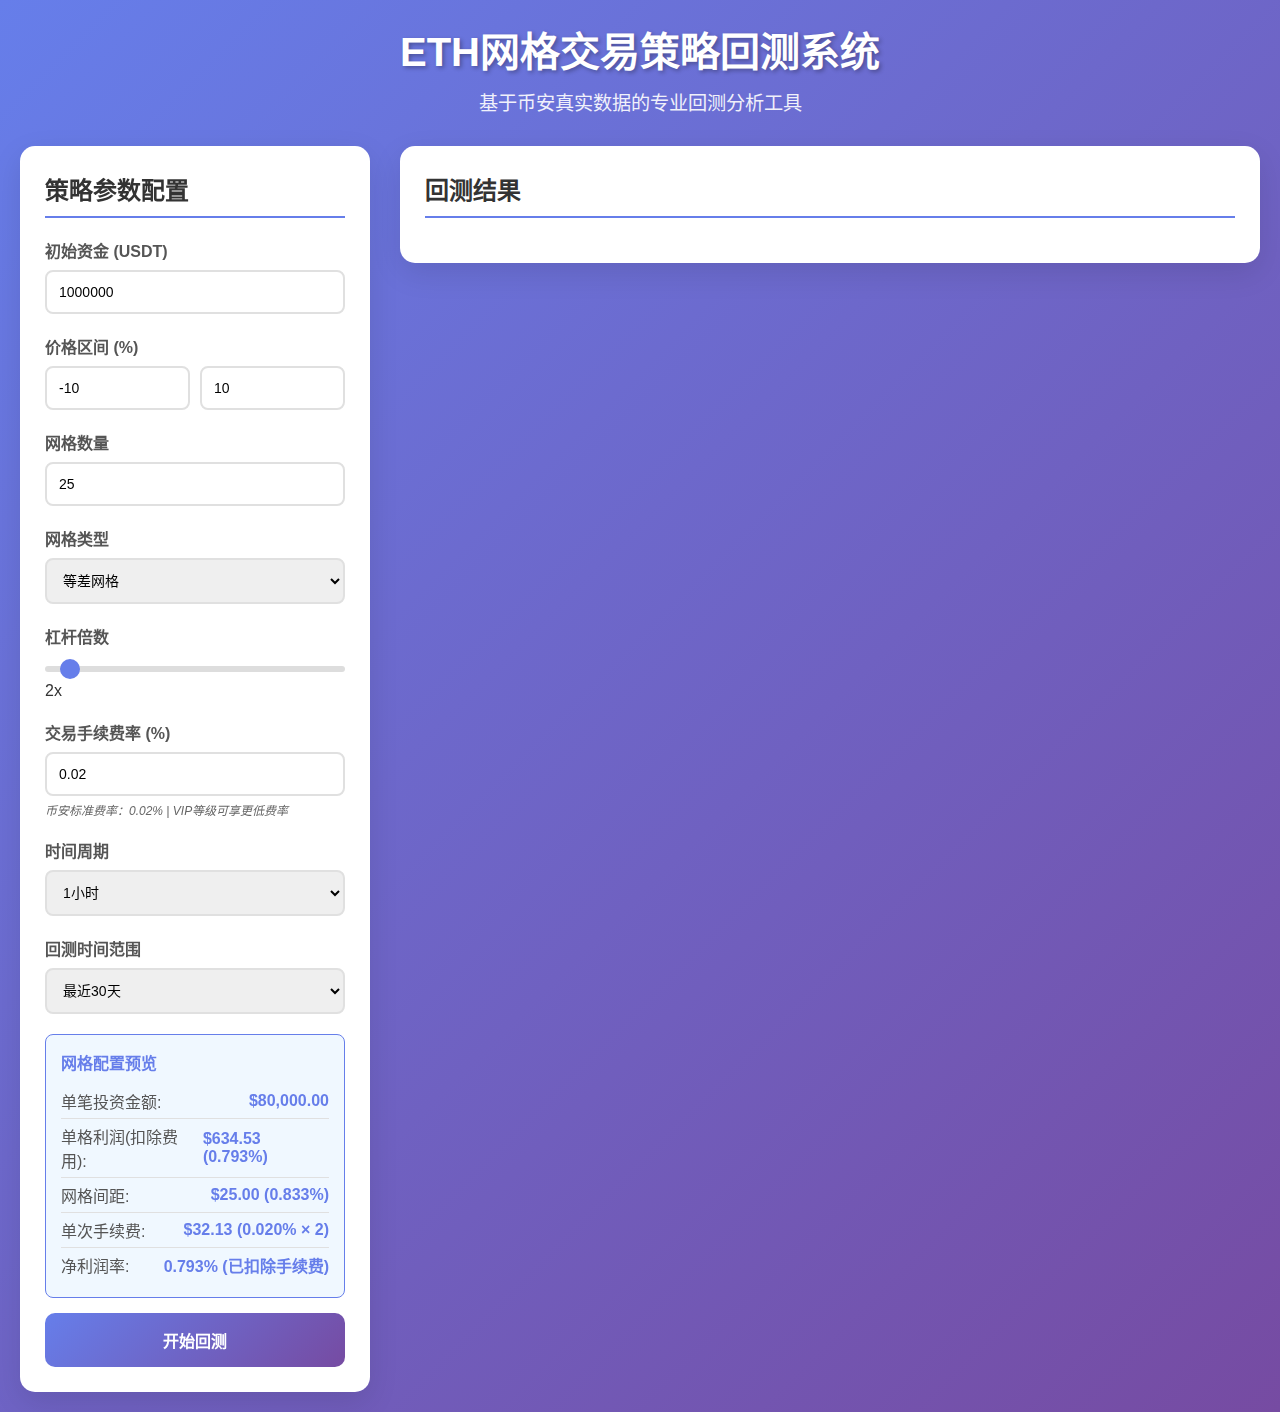
<file: index.html>
<!DOCTYPE html>
<html lang="zh-CN">
<head>
    <meta charset="UTF-8">
    <meta name="viewport" content="width=device-width, initial-scale=1.0">
    <title>ETH网格交易策略回测系统</title>
    <link rel="stylesheet" href="styles.css">
    <!-- Chart.js 已移除 -->
</head>
<body>
    <div class="container">
        <header>
            <h1>ETH网格交易策略回测系统</h1>
            <p>基于币安真实数据的专业回测分析工具</p>
        </header>

        <div class="main-content">
            <!-- 参数配置面板 -->
            <div class="config-panel">
                <h2>策略参数配置</h2>
                
                <div class="param-group">
                    <label>初始资金 (USDT)</label>
                    <input type="number" id="initialCapital" value="1000000" min="10000" step="10000">
                </div>

                <div class="param-group">
                    <label>价格区间 (%)</label>
                    <div class="range-inputs">
                        <input type="number" id="lowerBound" value="-10" placeholder="下边界%">
                        <input type="number" id="upperBound" value="10" placeholder="上边界%">
                    </div>
                </div>

                <div class="param-group">
                    <label>网格数量</label>
                    <input type="number" id="gridCount" min="10" max="500" value="25" placeholder="10-500">
                </div>

                <div class="param-group">
                    <label>网格类型</label>
                    <select id="gridType">
                        <option value="arithmetic">等差网格</option>
                        <option value="geometric">等比网格</option>
                    </select>
                </div>

                <div class="param-group">
                    <label>杠杆倍数</label>
                    <input type="range" id="leverage" min="1" max="20" value="2" step="0.5">
                    <span id="leverageValue">2x</span>
                </div>


                <div class="param-group">
                    <label>交易手续费率 (%)</label>
                    <input type="number" id="feeRate" min="0" max="1" step="0.001" value="0.02" placeholder="0.02">
                    <small class="fee-hint">币安标准费率：0.02% | VIP等级可享更低费率</small>
                </div>

                <div class="param-group">
                    <label>时间周期</label>
                    <select id="timeframe">
                        <option value="1h">1小时</option>
                        <option value="4h">4小时</option>
                        <option value="1d">1天</option>
                    </select>
                </div>

                <div class="param-group">
                    <label>回测时间范围</label>
                    <select id="backtestPeriod">
                        <option value="recent30">最近30天</option>
                        <option value="2025-01">2025年1月</option>
                        <option value="2025-02">2025年2月</option>
                        <option value="2025-03">2025年3月</option>
                        <option value="2025-04">2025年4月</option>
                        <option value="2025-05">2025年5月</option>
                        <option value="2025-06">2025年6月</option>
                        <option value="2025-07">2025年7月</option>
                        <option value="2025-08">2025年8月</option>
                        <option value="2025-09">2025年9月</option>
                        <option value="2025-10">2025年10月</option>
                        <option value="2025-11">2025年11月</option>
                        <option value="2025-12">2025年12月</option>
                    </select>
                </div>

                <!-- 网格计算预览 -->
                <div class="grid-preview" id="gridPreview" style="display: none;">
                    <h3>网格配置预览</h3>
                    <div class="preview-item">
                        <span class="preview-label">单笔投资金额:</span>
                        <span class="preview-value" id="investmentPerGrid">-</span>
                    </div>
                    <div class="preview-item">
                        <span class="preview-label">单格利润(扣除费用):</span>
                        <span class="preview-value" id="profitPerGrid">-</span>
                    </div>
                    <div class="preview-item">
                        <span class="preview-label">网格间距:</span>
                        <span class="preview-value" id="gridSpacing">-</span>
                    </div>
                    <div class="preview-item">
                        <span class="preview-label">单次手续费:</span>
                        <span class="preview-value" id="feePerTrade">-</span>
                    </div>
                    <div class="preview-item">
                        <span class="preview-label">净利润率:</span>
                        <span class="preview-value" id="netProfitRate">-</span>
                    </div>
                </div>

                <button id="startBacktest" class="btn-primary">开始回测</button>
            </div>

            <!-- 结果展示区域 -->
            <div class="results-panel">
                <h2>回测结果</h2>
                
                <div class="loading" id="loading" style="display: none;">
                    <div class="spinner"></div>
                    <p>正在获取数据并运行回测...</p>
                </div>

                <!-- 利润分解区域 -->
                <div class="profit-breakdown" id="profitBreakdown" style="display: none;">
                    <h3>📊 利润分解分析</h3>
                    <div class="profit-cards">
                        <div class="profit-card grid-profit">
                            <div class="profit-header">
                                <h4>🔄 网格交易利润</h4>
                                <span class="profit-description">网格买卖差价收益</span>
                            </div>
                            <div class="profit-amount" id="gridTradingProfit">-</div>
                            <div class="profit-percentage" id="gridTradingProfitPct">-</div>
                        </div>
                        <div class="profit-card holding-profit">
                            <div class="profit-header">
                                <h4>📈 持仓浮盈/浮亏</h4>
                                <span class="profit-description">未平仓持仓价值变化</span>
                            </div>
                            <div class="profit-amount" id="holdingProfit">-</div>
                            <div class="profit-percentage" id="holdingProfitPct">-</div>
                        </div>
                        <div class="profit-card total-profit">
                            <div class="profit-header">
                                <h4>💰 总利润</h4>
                                <span class="profit-description">网格利润 + 持仓盈亏</span>
                            </div>
                            <div class="profit-amount" id="totalProfitAmount">-</div>
                            <div class="profit-percentage" id="totalProfitPct">-</div>
                        </div>
                    </div>
                </div>

                <!-- 关键指标卡片 -->
                <div class="metrics-cards" id="metricsCards" style="display: none;">
                    <div class="metric-card">
                        <h3>总收益率</h3>
                        <div class="metric-value" id="totalReturn">-</div>
                    </div>
                    <div class="metric-card">
                        <h3>年化收益率</h3>
                        <div class="metric-value" id="annualizedReturn">-</div>
                    </div>
                    <div class="metric-card">
                        <h3>总交易次数</h3>
                        <div class="metric-value" id="totalTrades">-</div>
                    </div>
                    <div class="metric-card">
                        <h3>最大回撤</h3>
                        <div class="metric-value" id="maxDrawdown">-</div>
                    </div>
                    <div class="metric-card">
                        <h3>夏普比率</h3>
                        <div class="metric-value" id="sharpeRatio">-</div>
                    </div>
                    <div class="metric-card">
                        <h3>持有ETH现货收益率</h3>
                        <div class="metric-value" id="ethHoldingReturn">-</div>
                    </div>
                </div>

                <!-- 图表区域已移除 -->

                <!-- 优化建议 -->
                <div class="suggestions-panel" id="suggestionsPanel" style="display: none;">
                    <h3>优化建议</h3>
                    <div id="suggestions"></div>
                </div>
            </div>
        </div>
    </div>

    <script src="js/binance-api.js?v=20250722-correct-grid-logic"></script>
    <script src="js/grid-strategy.js?v=20250722-correct-grid-logic"></script>
    <script src="js/backtest-engine.js?v=20250722-correct-grid-logic"></script>
    <script src="js/app.js?v=20250722-correct-grid-logic"></script>
</body>
</html>
</file>
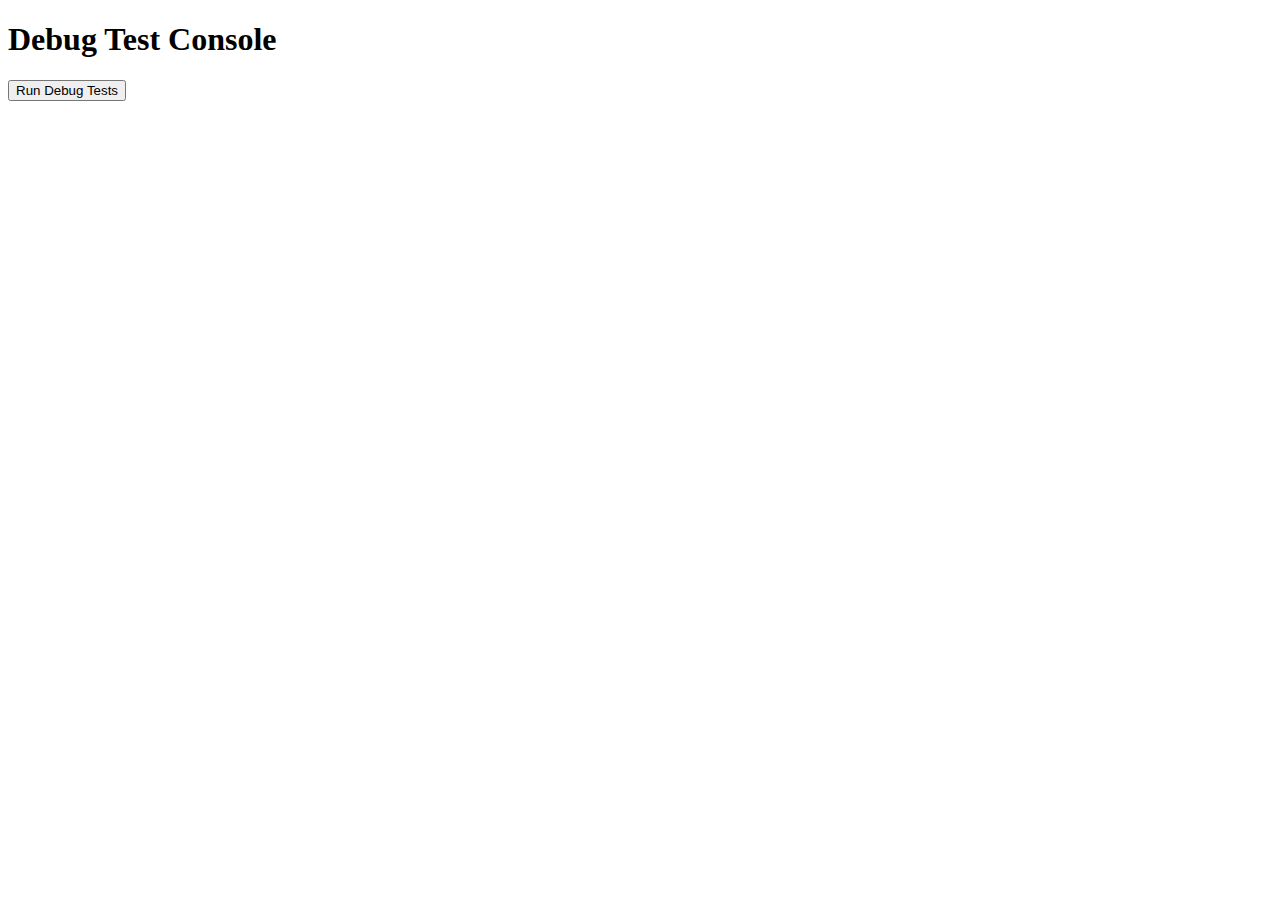
<file: debug-test.html>
<!DOCTYPE html>
<html>
<head>
    <meta charset="UTF-8">
    <title>Debug Test</title>
</head>
<body>
    <h1>Debug Test Console</h1>
    <button onclick="runDebugTest()">Run Debug Tests</button>
    <div id="output"></div>

    <script src="js/grid-strategy.js?v=20250722-math-validation"></script>
    
    <script>
        async function runDebugTest() {
            const output = document.getElementById('output');
            output.innerHTML = '<h2>运行中...</h2>';
            
            try {
                let results = [];
                
                // Test 1: 资金守恒
                console.log('🧪 测试资金守恒...');
                const strategy1 = new GridStrategy({
                    initialCapital: 1000000,
                    lowerBound: -10,
                    upperBound: 10,
                    gridCount: 25,
                    leverage: 2
                });
                
                const mockData = [{ close: 2000, timestamp: Date.now() }];
                strategy1.initialize(mockData);
                
                let totalETH = 0;
                let totalUSDT = strategy1.balance;
                
                strategy1.positions.forEach(position => {
                    totalETH += position.ethAmount || 0;
                    totalUSDT += position.usdtAmount || 0;
                });
                
                const totalValue = totalETH * 2000 + totalUSDT;
                const difference1 = Math.abs(totalValue - 1000000);
                const test1Pass = difference1 < 1000;
                
                results.push(`资金守恒: ${test1Pass ? '✅' : '❌'} (差异: $${difference1.toFixed(2)})`);
                console.log(`资金守恒差异: $${difference1.toFixed(2)}`);
                
                // Test 2: 无交易情况  
                console.log('🧪 测试无交易情况...');
                const strategy2 = new GridStrategy({
                    initialCapital: 1000000,
                    gridCount: 10,
                    lowerBound: -10,
                    upperBound: 10
                });
                
                const noTradeData = [
                    { close: 2000, timestamp: 1000 },
                    { close: 2000, timestamp: 2000 },
                    { close: 2000, timestamp: 3000 }
                ];
                
                strategy2.initialize(noTradeData);
                const result2 = strategy2.execute(noTradeData);
                const test2Pass = result2.trades.length === 0;
                
                results.push(`无交易情况: ${test2Pass ? '✅' : '❌'} (交易数: ${result2.trades.length})`);
                console.log(`无交易测试 - 交易数: ${result2.trades.length}`);
                
                // Test 3: 基本计算验证
                console.log('🧪 测试基本计算...');
                const strategy3 = new GridStrategy({
                    initialCapital: 500000,
                    gridCount: 10,
                    lowerBound: -10,
                    upperBound: 10,
                    feeRate: 0
                });
                
                const testData = [
                    { close: 2000, timestamp: 1000 },
                    { close: 2100, timestamp: 2000 },
                    { close: 2000, timestamp: 3000 }
                ];
                
                strategy3.initialize(testData);
                const result3 = strategy3.execute(testData);
                const finalValue3 = strategy3.calculateTotalValue(2000);
                const profit3 = finalValue3 - 500000;
                
                results.push(`基本计算: 初始$500000 → 最终$${finalValue3.toFixed(2)} (利润: $${profit3.toFixed(2)})`);
                
                output.innerHTML = `
                    <h2>🧪 Debug 测试结果</h2>
                    <ul>
                        ${results.map(r => `<li>${r}</li>`).join('')}
                    </ul>
                    <p>请查看控制台获取详细日志</p>
                `;
                
            } catch (error) {
                console.error('测试失败:', error);
                output.innerHTML = `<h2>❌ 测试失败</h2><p>${error.message}</p>`;
            }
        }
    </script>
</body>
</html>
</file>
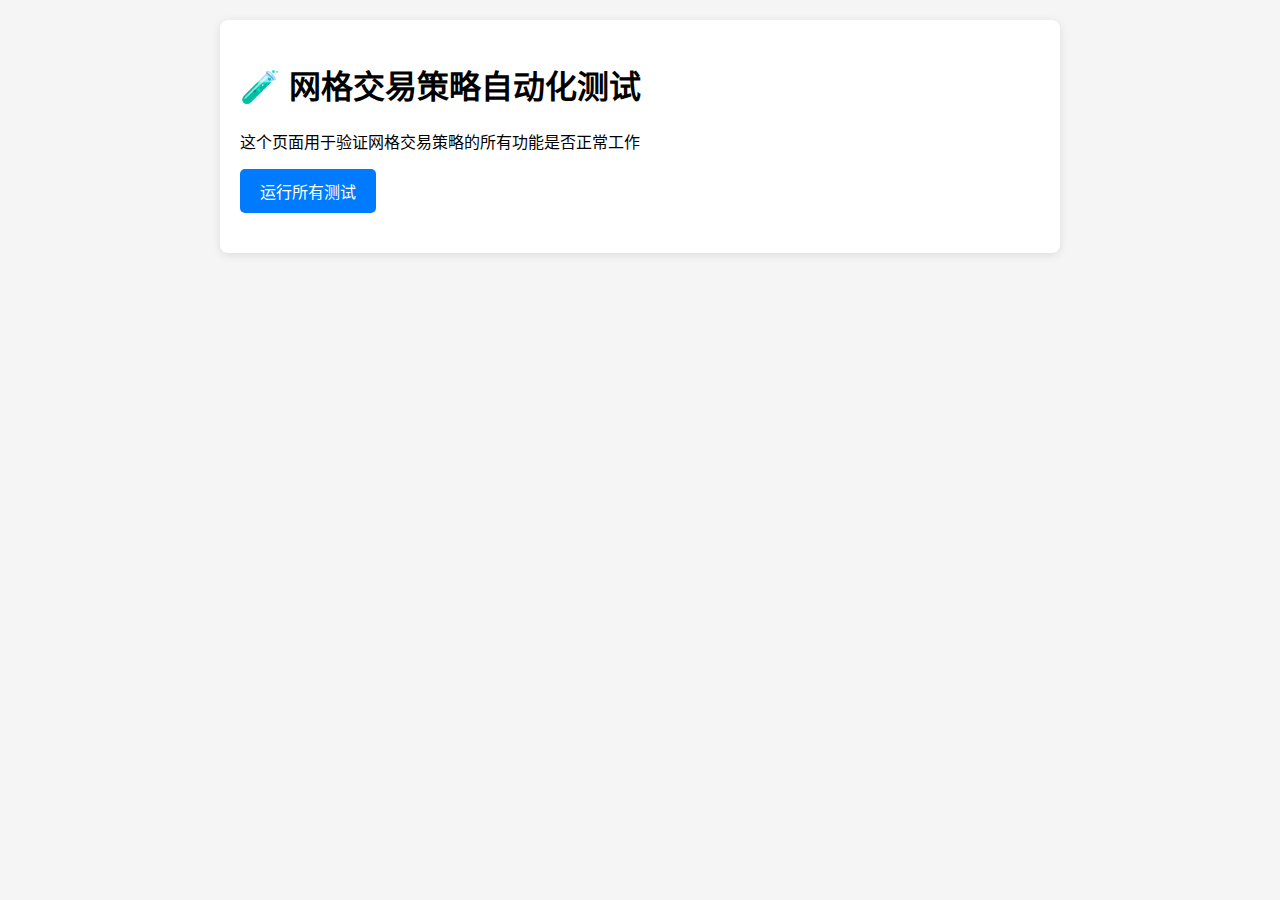
<file: test-runner.html>
<!DOCTYPE html>
<html lang="zh-CN">
<head>
    <meta charset="UTF-8">
    <meta name="viewport" content="width=device-width, initial-scale=1.0">
    <title>网格交易策略测试运行器</title>
    <style>
        body {
            font-family: Arial, sans-serif;
            margin: 20px;
            background: #f5f5f5;
        }
        .container {
            max-width: 800px;
            margin: 0 auto;
            background: white;
            padding: 20px;
            border-radius: 8px;
            box-shadow: 0 2px 10px rgba(0,0,0,0.1);
        }
        .test-section {
            margin: 20px 0;
            padding: 15px;
            border: 1px solid #ddd;
            border-radius: 5px;
        }
        .success { background: #d4edda; border-color: #c3e6cb; }
        .failure { background: #f8d7da; border-color: #f5c6cb; }
        button {
            background: #007bff;
            color: white;
            border: none;
            padding: 10px 20px;
            border-radius: 5px;
            cursor: pointer;
            font-size: 16px;
        }
        button:hover { background: #0056b3; }
        button:disabled { background: #6c757d; }
        pre {
            background: #f8f9fa;
            padding: 10px;
            border-radius: 4px;
            overflow-x: auto;
        }
    </style>
</head>
<body>
    <div class="container">
        <h1>🧪 网格交易策略自动化测试</h1>
        <p>这个页面用于验证网格交易策略的所有功能是否正常工作</p>
        
        <div id="testControls">
            <button id="runTestBtn" onclick="runTests()">运行所有测试</button>
        </div>
        
        <div id="testResults" style="margin-top: 20px;"></div>
    </div>

    <script src="js/grid-strategy.js?v=20250722-math-validation"></script>
    <script src="test/grid-strategy-test.js?v=20250722-test-integration"></script>
    
    <script>
        async function runTests() {
            const btn = document.getElementById('runTestBtn');
            const results = document.getElementById('testResults');
            
            btn.disabled = true;
            btn.textContent = '测试运行中...';
            results.innerHTML = '<div>正在运行测试，请查看控制台...</div>';
            
            try {
                console.log('🧪 开始运行网格交易策略测试套件...');
                
                // 创建测试套件实例
                const testSuite = new GridStrategyTestSuite();
                
                // 运行所有测试
                const report = await testSuite.runAllTests();
                
                // 显示结果 - 添加安全检查
                const failed = report?.failed || 0;
                const total = report?.total || 0;
                const passed = report?.passed || 0;
                const successRate = report?.successRate || 0;
                const details = report?.details || [];
                
                const resultClass = failed === 0 ? 'success' : 'failure';
                const statusText = failed === 0 ? '🎉 所有测试通过!' : `❌ ${failed}个测试失败`;
                
                results.innerHTML = `
                    <div class="test-section ${resultClass}">
                        <h3>${statusText}</h3>
                        <p><strong>总测试数:</strong> ${total}</p>
                        <p><strong>通过:</strong> ${passed}</p>
                        <p><strong>失败:</strong> ${failed}</p>
                        <p><strong>成功率:</strong> ${successRate.toFixed(1)}%</p>
                        
                        ${failed > 0 ? `
                            <h4>失败测试详情:</h4>
                            <pre>${details
                                .filter(test => test.status === 'FAIL')
                                .map(test => `${test.name}: 期望 ${test.expected}, 实际 ${test.actual}`)
                                .join('\n')}</pre>
                        ` : `
                            <p>✅ 所有功能验证通过:</p>
                            <ul>
                                <li>✅ 基础配置验证</li>
                                <li>✅ 网格初始化验证</li>
                                <li>✅ 买卖逻辑验证</li>
                                <li>✅ 交易执行验证</li>
                                <li>✅ 利润计算验证</li>
                                <li>✅ 边界情况验证</li>
                                <li>✅ 数学关系验证</li>
                                <li>✅ 性能一致性验证</li>
                            </ul>
                        `}
                    </div>
                `;
                
                console.log('🎉 测试完成!', report);
                
            } catch (error) {
                console.error('测试执行失败:', error);
                results.innerHTML = `
                    <div class="test-section failure">
                        <h3>❌ 测试执行失败</h3>
                        <p>${error.message}</p>
                        <p>请检查控制台获取详细错误信息</p>
                    </div>
                `;
            } finally {
                btn.disabled = false;
                btn.textContent = '运行所有测试';
            }
        }
        
        // 页面加载时自动运行测试
        window.addEventListener('load', () => {
            setTimeout(runTests, 1000);
        });
    </script>
</body>
</html>
</file>
<file: styles.css>
* {
    margin: 0;
    padding: 0;
    box-sizing: border-box;
}

body {
    font-family: -apple-system, BlinkMacSystemFont, 'Segoe UI', Roboto, sans-serif;
    background: linear-gradient(135deg, #667eea 0%, #764ba2 100%);
    min-height: 100vh;
    color: #333;
}

.container {
    max-width: 1400px;
    margin: 0 auto;
    padding: 20px;
}

header {
    text-align: center;
    color: white;
    margin-bottom: 30px;
}

header h1 {
    font-size: 2.5em;
    margin-bottom: 10px;
    text-shadow: 2px 2px 4px rgba(0,0,0,0.3);
}

header p {
    font-size: 1.2em;
    opacity: 0.9;
}

.main-content {
    display: grid;
    grid-template-columns: 350px 1fr;
    gap: 30px;
    align-items: start;
}

.config-panel, .results-panel {
    background: white;
    border-radius: 15px;
    padding: 25px;
    box-shadow: 0 10px 30px rgba(0,0,0,0.1);
}

.config-panel {
    position: sticky;
    top: 20px;
}

.config-panel h2, .results-panel h2 {
    margin-bottom: 20px;
    color: #333;
    border-bottom: 2px solid #667eea;
    padding-bottom: 10px;
}

.param-group {
    margin-bottom: 20px;
}

.param-group label {
    display: block;
    margin-bottom: 8px;
    font-weight: 600;
    color: #555;
}

.param-group input[type="number"],
.param-group select {
    width: 100%;
    padding: 12px;
    border: 2px solid #e0e0e0;
    border-radius: 8px;
    font-size: 14px;
    transition: border-color 0.3s;
}

.param-group input[type="number"]:focus,
.param-group select:focus {
    outline: none;
    border-color: #667eea;
}

.param-group input[type="range"] {
    width: 100%;
    margin: 10px 0;
}

.range-inputs {
    display: grid;
    grid-template-columns: 1fr 1fr;
    gap: 10px;
}

.btn-primary {
    width: 100%;
    padding: 15px;
    background: linear-gradient(135deg, #667eea 0%, #764ba2 100%);
    color: white;
    border: none;
    border-radius: 10px;
    font-size: 16px;
    font-weight: 600;
    cursor: pointer;
    transition: transform 0.2s, box-shadow 0.2s;
}

.btn-primary:hover {
    transform: translateY(-2px);
    box-shadow: 0 5px 15px rgba(102, 126, 234, 0.4);
}

.btn-primary:disabled {
    opacity: 0.6;
    cursor: not-allowed;
    transform: none;
}

.loading {
    text-align: center;
    padding: 40px 20px;
}

.spinner {
    border: 4px solid #f3f3f3;
    border-top: 4px solid #667eea;
    border-radius: 50%;
    width: 40px;
    height: 40px;
    animation: spin 1s linear infinite;
    margin: 0 auto 20px;
}

@keyframes spin {
    0% { transform: rotate(0deg); }
    100% { transform: rotate(360deg); }
}

.metrics-cards {
    display: grid;
    grid-template-columns: repeat(auto-fit, minmax(200px, 1fr));
    gap: 20px;
    margin-bottom: 30px;
}

.metric-card {
    background: linear-gradient(135deg, #f5f7fa 0%, #c3cfe2 100%);
    padding: 20px;
    border-radius: 12px;
    text-align: center;
    transition: transform 0.2s;
}

.metric-card:hover {
    transform: translateY(-5px);
}

.metric-card h3 {
    font-size: 14px;
    color: #666;
    margin-bottom: 10px;
    text-transform: uppercase;
    letter-spacing: 0.5px;
}

.metric-value {
    font-size: 24px;
    font-weight: 700;
    color: #333;
}

.charts-container {
    display: grid;
    grid-template-columns: 1fr;
    gap: 30px;
    margin-bottom: 30px;
}

.chart-panel {
    background: #f8f9fa;
    padding: 20px;
    border-radius: 12px;
}

.chart-panel h3 {
    margin-bottom: 15px;
    color: #333;
}

.chart-panel canvas {
    max-height: 400px;
}

.suggestions-panel {
    background: #f0f8f0;
    padding: 20px;
    border-radius: 12px;
    border-left: 4px solid #28a745;
}

.suggestions-panel h3 {
    color: #28a745;
    margin-bottom: 15px;
}

.suggestion-item {
    padding: 10px;
    margin-bottom: 10px;
    background: white;
    border-radius: 8px;
    border-left: 3px solid #28a745;
}

.suggestion-item strong {
    color: #28a745;
}

/* 响应式设计 */
@media (max-width: 1024px) {
    .main-content {
        grid-template-columns: 1fr;
        gap: 20px;
    }
    
    .config-panel {
        position: static;
    }
}

@media (max-width: 768px) {
    .container {
        padding: 10px;
    }
    
    header h1 {
        font-size: 2em;
    }
    
    .metrics-cards {
        grid-template-columns: repeat(2, 1fr);
    }
    
    .range-inputs {
        grid-template-columns: 1fr;
    }
}

/* 数值显示样式 */
.metric-value.positive {
    color: #28a745;
}

.metric-value.negative {
    color: #dc3545;
}

.metric-value.neutral {
    color: #6c757d;
}

/* 滑块样式优化 */
input[type="range"] {
    -webkit-appearance: none;
    appearance: none;
    height: 6px;
    background: #ddd;
    border-radius: 3px;
    outline: none;
}

input[type="range"]::-webkit-slider-thumb {
    -webkit-appearance: none;
    appearance: none;
    width: 20px;
    height: 20px;
    background: #667eea;
    border-radius: 50%;
    cursor: pointer;
}

input[type="range"]::-moz-range-thumb {
    width: 20px;
    height: 20px;
    background: #667eea;
    border-radius: 50%;
    cursor: pointer;
    border: none;
}

/* 网格预览样式 */
.grid-preview {
    background: #f0f8ff;
    border: 1px solid #667eea;
    border-radius: 8px;
    padding: 15px;
    margin: 15px 0;
}

.grid-preview h3 {
    color: #667eea;
    margin-bottom: 10px;
    font-size: 16px;
}

.preview-item {
    display: flex;
    justify-content: space-between;
    align-items: center;
    padding: 5px 0;
    border-bottom: 1px solid #e0e0e0;
}

.preview-item:last-child {
    border-bottom: none;
}

.preview-label {
    font-weight: 500;
    color: #555;
}

.preview-value {
    font-weight: 600;
    color: #667eea;
}

/* 手续费提示样式 */
.fee-hint {
    display: block;
    font-size: 12px;
    color: #666;
    margin-top: 5px;
    font-style: italic;
}

/* 利润分解样式 */
.profit-breakdown {
    background: white;
    border-radius: 15px;
    padding: 25px;
    margin-bottom: 30px;
    box-shadow: 0 10px 30px rgba(0,0,0,0.1);
}

.profit-breakdown h3 {
    margin-bottom: 20px;
    color: #333;
    border-bottom: 2px solid #667eea;
    padding-bottom: 10px;
}

.profit-cards {
    display: grid;
    grid-template-columns: repeat(auto-fit, minmax(280px, 1fr));
    gap: 20px;
}

.profit-card {
    background: linear-gradient(135deg, #f8f9fa 0%, #e9ecef 100%);
    border-radius: 12px;
    padding: 20px;
    text-align: center;
    transition: transform 0.2s, box-shadow 0.2s;
    border-left: 4px solid transparent;
}

.profit-card:hover {
    transform: translateY(-5px);
    box-shadow: 0 8px 25px rgba(0,0,0,0.1);
}

.profit-card.grid-profit {
    border-left-color: #28a745;
}

.profit-card.holding-profit {
    border-left-color: #17a2b8;
}

.profit-card.total-profit {
    border-left-color: #667eea;
    background: linear-gradient(135deg, #667eea 0%, #764ba2 100%);
    color: white;
}

.profit-header h4 {
    margin: 0 0 5px 0;
    font-size: 16px;
    font-weight: 600;
}

.profit-card.total-profit .profit-header h4 {
    color: white;
}

.profit-description {
    font-size: 12px;
    color: #666;
    display: block;
}

.profit-card.total-profit .profit-description {
    color: rgba(255,255,255,0.8);
}

.profit-amount {
    font-size: 24px;
    font-weight: 700;
    margin: 15px 0 5px 0;
    color: #333;
}

.profit-card.total-profit .profit-amount {
    color: white;
}

.profit-percentage {
    font-size: 14px;
    font-weight: 500;
    color: #666;
}

.profit-card.total-profit .profit-percentage {
    color: rgba(255,255,255,0.9);
}

.profit-amount.positive {
    color: #28a745;
}

.profit-amount.negative {
    color: #dc3545;
}

.profit-card.total-profit .profit-amount.positive {
    color: #90EE90;
}

.profit-card.total-profit .profit-amount.negative {
    color: #FFB6C1;
}
</file>
